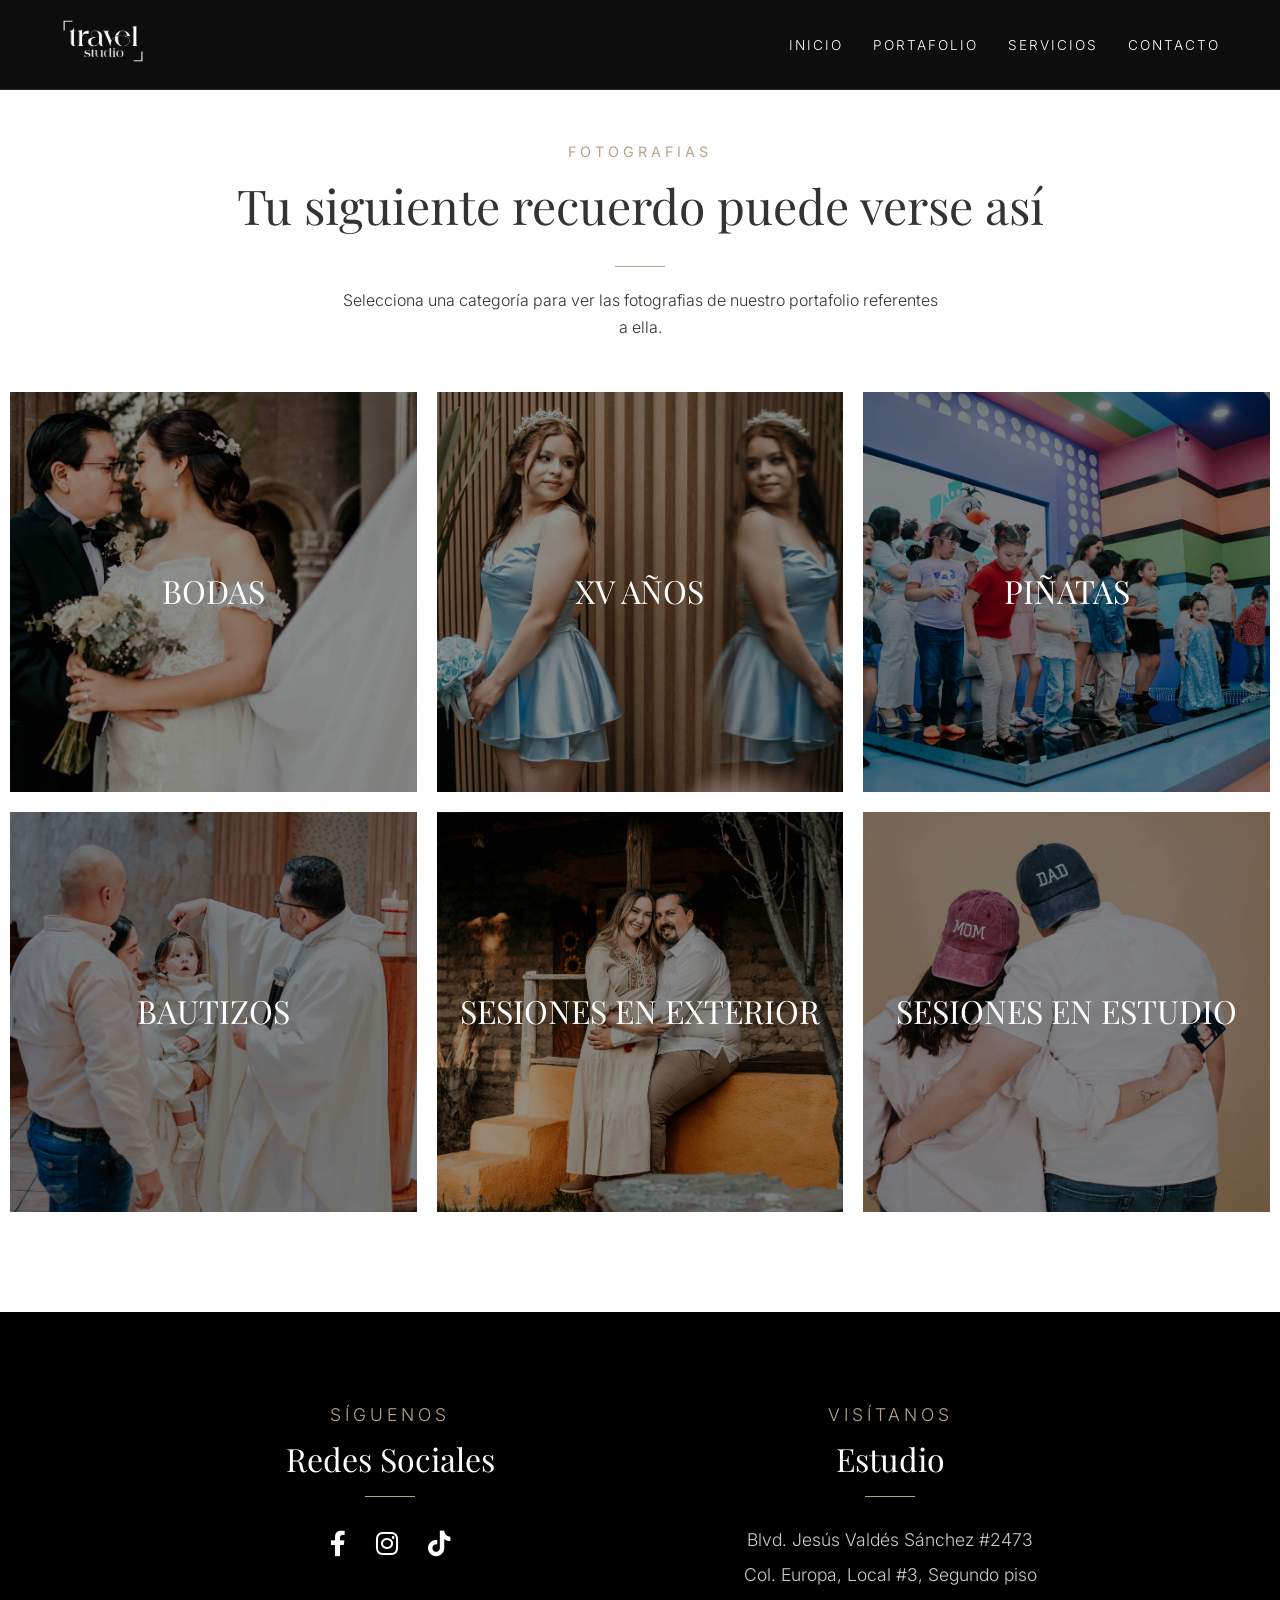
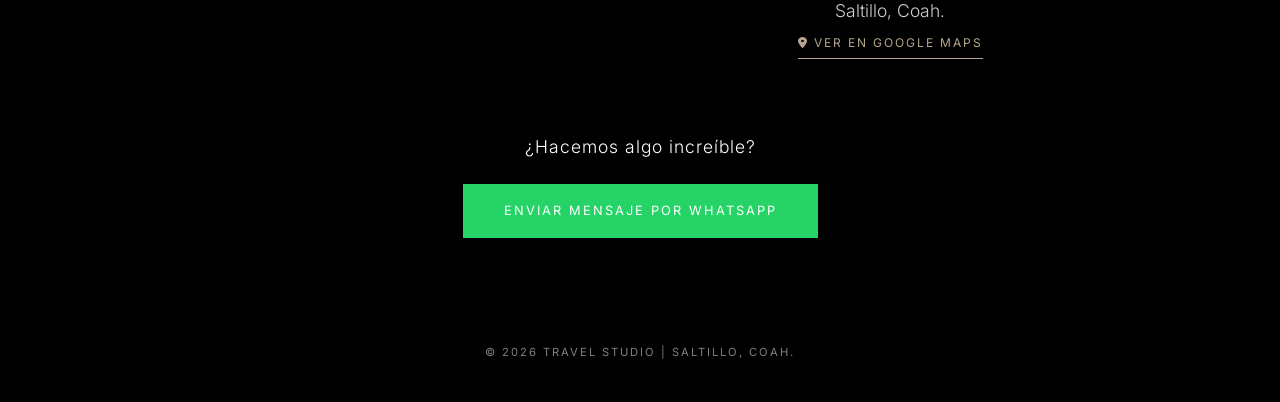
<file: portafolio.html>
<!DOCTYPE html>
<html lang="es">
<head>
  <meta charset="UTF-8">
  <meta name="viewport" content="width=device-width, initial-scale=1.0">
  <title>Portafolio | Travel Studio</title>

  <!-- <link rel="icon" type="image/x-icon" href="favicon.ico"> -->
  <link rel="icon" type="image/svg+xml" href="images/favicon.svg">

  <!-- <link rel="icon" type="image/png" href="images/favicon-32x32.png" sizes="32x32"> -->

  <link rel="stylesheet" href="css/portafolio.css">
  <link rel="stylesheet" href="https://cdnjs.cloudflare.com/ajax/libs/font-awesome/6.0.0/css/all.min.css">
</head>
<body>

  <!-- NAVEGACIÓN PRINCIPAL -->
  <header>
    <nav class="nav">
      <a href="index.html" class="logo-link">
        <img src="images/travel_studio_blanco.png" alt="Travel Studio Logo" class="logo-img">
      </a>
      <button class="menu-toggle" id="mobile-menu">
          <span></span>
          <span></span>
          <span></span>
      </button>

      <ul id="nav-list">
        <li><a href="index.html">Inicio</a></li>
        <li><a href="portafolio.html">Portafolio</a></li>
        <li><a href="servicios.html">Servicios</a></li>
        <li><a href="#contacto">Contacto</a></li>
      </ul>
    </nav>
  </header>

  <!-- PORTAFOLIO -->
  <section class="section_portafolio">

    <p style="text-transform: uppercase; letter-spacing: 4px; font-size: 0.9rem; color: var(--acento);">Fotografias</p>
    <h2>Tu siguiente recuerdo puede verse así</h2>
    <p style="max-width: 600px; margin: -30px auto 50px; font-weight: 300;">
      Selecciona una categoría para ver las fotografias de nuestro portafolio referentes a ella.
    </p>

    <div class="grid-portadas">

        <!-- Portada Bodas -->
        <div class="card-portada" onclick="abrirGaleria('BODAS', 25)">
            <img src="images/portafolio/BODAS/1.jpg" alt="Bodas">
            <div class="info-portada"><h3>Bodas</h3></div>
        </div>

        <!-- Portada XV Años -->
        <div class="card-portada" onclick="abrirGaleria('XV_ANOS', 24)">
            <img src="images/portafolio/XV_ANOS/1.jpg" alt="XV Años">
            <div class="info-portada"><h3>XV Años</h3></div>
        </div>

        <!-- Portada Piñatas -->
        <div class="card-portada" onclick="abrirGaleria('PINATAS', 25)">
            <img src="images/portafolio/PINATAS/1.jpg" alt="Piñatas">
            <div class="info-portada"><h3>Piñatas</h3></div>
        </div>

        <!-- Portada Bautizos -->
        <div class="card-portada" onclick="abrirGaleria('BAUTIZOS', 25)">
            <img src="images/portafolio/BAUTIZOS/1.jpg" alt="Bautizos">
            <div class="info-portada"><h3>Bautizos</h3></div>
        </div>

        <!-- Portada Sesiones en exteriores -->
        <div class="card-portada" onclick="abrirGaleria('SESION_EXTERIOR', 25)">
            <img src="images/portafolio/SESION_EXTERIOR/1.jpg" alt="Sesion en exterior">
            <div class="info-portada"><h3>Sesiones en exterior</h3></div>
        </div>

        <!-- Portada Sesiones en estudio -->
        <div class="card-portada" onclick="abrirGaleria('SESION_ESTUDIO', 25)">
            <img src="images/portafolio/SESION_ESTUDIO/1.jpg" alt="Sesion en estudio">
            <div class="info-portada"><h3>Sesiones en estudio</h3></div>
        </div>

    </div>

    <!-- El carrusel empieza oculto y es uno solo para todos -->
    <div id="carrusel-dinamico" class="contenedor-carrusel" style="display: none;">
        <div class="visor-imagenes"></div>
        <button class="flecha flecha-izq" onclick="cambiarImagen(this, -1)">&#10094;</button>
        <button class="flecha flecha-der" onclick="cambiarImagen(this, 1)">&#10095;</button>
        <button class="btn-cerrar" onclick="cerrarGaleria()">Cerrar Galería</button>
    </div>

  </section>

  <!-- CONTACTO FINAL -->
  <section id="contacto" class="section_contacto dark">
    <div class="contacto-grid">
      
      <!-- Redes Sociales -->
      <div class="contacto-col">
        <p class="mini-title-footer">Síguenos</p>
        <h2 class="titulo-footer">Redes Sociales</h2>
        <div class="social-links">
          <a href="https://facebook.com/travelstudioslw" target="_blank"><i class="fab fa-facebook-f"></i></a>
          <a href="https://instagram.com/travelstudioslw" target="_blank"><i class="fab fa-instagram"></i></a>
          <a href="https://tiktok.com/@travelstudioslw" target="_blank"><i class="fab fa-tiktok"></i></a>
        </div>
      </div>

      <!-- Ubicación -->
      <div class="contacto-col">
        <p class="mini-title-footer">Visítanos</p>
        <h2 class="titulo-footer">Estudio</h2>
        <p class="direccion">
          Blvd. Jesús Valdés Sánchez #2473<br>
          Col. Europa, Local #3, Segundo piso<br>
          Saltillo, Coah.
        </p>
        <a href="https://maps.app.goo.gl/2Ea4SpRbEJm1DTAw6" target="_blank" class="map-link">
          <i class="fas fa-location-dot"></i> Ver en Google Maps
        </a>
      </div>

    </div>

    <!-- Botón de Acción -->
    <div style="margin-top: 50px; padding-bottom: 40px;">
      <p style="margin-bottom: 20px; font-weight: 300; letter-spacing: 1px;">¿Hacemos algo increíble?</p>
      <a href="https://wa.me/8447594966" target="_blank" class="btn btn-whatsapp">
        Enviar mensaje por WhatsApp
      </a>
    </div>
  </section>

  <footer>
    <p>© 2026 Travel Studio | Saltillo, Coah.</p>
  </footer>
  <!-- <section id="contacto" class="section_contacto dark">
    <h2>¿Hacemos algo increíble?</h2>
    <p>Cuéntame sobre tu proyecto y vamos a capturar algo especial juntos.</p>
    <a href="https://wa.me/8447594966" target="_blank" class="btn btn-whatsapp" style="margin-top: 30px;">
      Enviar mensaje por WhatsApp
    </a>
  </section>

  <footer>
    <p>© 2026 Travel Studio | Saltillo, Coah.</p>
  </footer> -->

  <script src="js/portafolio.js"></script>
</body>
</html>
</file>
<file: css/portafolio.css>
/*  */
@import url('https://fonts.googleapis.com/css2?family=Inter:wght@300;400;600&family=Playfair+Display:ital,wght@0,400;0,700;1,400&display=swap');

:root {
    --primario: #000000;
    --secundario: #ffffff;
    --acento: #B5A48B; /* Tono champagne/arena */
    --gris-claro: #f9f9f9;
    --fuente-titulos: 'Playfair Display', serif;
    --fuente-cuerpo: 'Inter', sans-serif;
    --transition: all 0.4s cubic-bezier(0.165, 0.84, 0.44, 1);
}

* {
    margin: 0;
    padding: 0;
    box-sizing: border-box;
}

html {
    scroll-behavior: smooth;
}

body {
    font-family: var(--fuente-cuerpo);
    line-height: 1.7;
    color: #333;
    background-color: var(--secundario);
}

/* NAVEGACIÓN */
header {
    background: rgba(0, 0, 0, 0.95);
    padding: 1rem 0;
    position: sticky;
    top: 0;
    z-index: 1000;
    border-bottom: 1px solid rgba(255,255,255,0.1);
}

.nav {
    display: flex;
    justify-content: space-between;
    align-items: center;
    max-width: 1200px;
    margin: 0 auto;
    padding: 0 20px;
}

.nav ul {
    display: flex;
    list-style: none;
    gap: 30px;
}

.nav a {
    color: #fff;
    text-decoration: none;
    font-size: 0.85rem;
    text-transform: uppercase;
    letter-spacing: 2px;
    font-weight: 300;
    transition: var(--transition);
}

.nav a:hover {
    color: var(--acento);
}

.logo-img {
    height: 50px;
    width: auto;
    filter: brightness(1.2); /* Hace que el blanco resalte más */
}

/* HERO SECTION */
.hero {
    height: 100vh;
    background: linear-gradient(rgba(0,0,0,0.4), rgba(0,0,0,0.4)), 
                url('../images/img1.jpg') center/cover no-repeat;
    display: flex;
    align-items: center;
    justify-content: center;
    color: #fff;
    text-align: center;
}

.hero-text h1 {
    font-family: var(--fuente-titulos);
    font-size: clamp(3rem, 8vw, 5rem); /* Tamaño fluido */
    font-weight: 400;
    margin-bottom: 10px;
    letter-spacing: -1px;
}

.hero-text p {
    font-size: 1.2rem;
    text-transform: uppercase;
    letter-spacing: 5px;
    font-weight: 300;
    margin-bottom: 30px;
    opacity: 0.9;
}

/* BOTONES */
.btn {
    display: inline-block;
    padding: 15px 40px;
    background: transparent;
    color: #fff;
    border: 1px solid #fff;
    text-decoration: none;
    text-transform: uppercase;
    letter-spacing: 2px;
    font-size: 0.8rem;
    transition: var(--transition);
}
.btn2 {
    display: inline-block;
    padding: 15px 40px;
    background: var(--primario);
    color: #fff;
    border: 1px solid #fff;
    text-decoration: none;
    text-transform: uppercase;
    letter-spacing: 2px;
    font-size: 0.8rem;
    transition: var(--transition);
}

.btn:hover {
    background: #fff;
    color: #000;
}

.btn-whatsapp {
    background: #25D366;
    border-color: #25D366;
}

.btn-whatsapp:hover {
    background: #1da851;
    border-color: #1da851;
    color: #fff;
}

/* SECCIONES */
.section {
    padding: 100px 20px;
    max-width: 1200px;
    margin: 0 auto;
    text-align: center;
}

h2 {
    font-family: var(--fuente-titulos);
    font-size: 3rem;
    margin-bottom: 50px;
    position: relative;
    font-weight: 400;
}

h2::after {
    content: "";
    display: block;
    width: 50px;
    height: 1px;
    background: var(--acento);
    margin: 20px auto;
}

/* FILTROS */
.filters {
    margin-bottom: 40px;
}

.filters button {
    background: none;
    border: none;
    padding: 10px 20px;
    cursor: pointer;
    text-transform: uppercase;
    letter-spacing: 2px;
    font-size: 0.75rem;
    color: #888;
    transition: var(--transition);
}

.filters button:hover, .filters button.active {
    color: var(--primario);
    font-weight: 600;
}

/* GALERÍA MASONRY-LIKE */
.gallery {
    display: grid;
    grid-template-columns: repeat(auto-fill, minmax(350px, 1fr));
    gap: 20px;
}

.gallery img {
    width: 100%;
    height: 450px;
    object-fit: cover; /* Recorta la imagen para que llene el espacio sin deformarse */
    filter: grayscale(20%);
    transition: var(--transition);
    cursor: pointer;
}

.gallery img:hover {
    filter: grayscale(0%);
    transform: scale(1.02);
}

/* CARDS DE SERVICIOS */
.cards {
    display: grid;
    grid-template-columns: repeat(auto-fit, minmax(300px, 1fr));
    gap: 30px;
}

.card {
    background: var(--gris-claro);
    padding: 60px 40px;
    transition: var(--transition);
    border: 1px solid transparent;
}

.card:hover {
    background: #fff;
    border-color: var(--acento);
    box-shadow: 0 20px 40px rgba(0,0,0,0.05);
}

.card h3 {
    font-family: var(--fuente-titulos);
    font-size: 1.8rem;
    margin-bottom: 15px;
}

/* SOBRE MÍ */
.dark {
    background: var(--primario);
    color: #fff;
    max-width: 100%;
}

.dark p {
    max-width: 700px;
    margin: 0 auto;
    font-size: 1.1rem;
    font-weight: 300;
    line-height: 2;
}

/* FOOTER */
footer {
    padding: 40px 10px;
    background: #000;
    color: rgba(255,255,255,0.5);
    text-align: center;
    letter-spacing: 2px;
    font-size: 0.7rem;
    text-transform: uppercase;
}

/******************************/
/* ESTILOS SOLO DE PORTAFOLIO */
/******************************/

h3 {
    font-family: var(--fuente-titulos);
    font-size: 2.2rem;
    margin-top: 25px;
    margin-bottom: 25px;
    position: relative;
    font-weight: 400;
}

/* CONTENEDOR PRINCIPAL */
.contenedor-carrusel {
    position: relative; /* Base para las flechas */
    max-width: 1000px;
    margin: 0 auto;
    overflow: hidden;
}

/* Cambia esto en tu CSS */
.visor-imagenes { 
    display: flex;
    justify-content: center;
    align-items: center;
    min-height: 400px;
    background: #000;
}


.carrusel-imagen {
    display: none;
    width: 100%;
    height: 70vh; /* 70% de la altura de la pantalla */
    object-fit: contain; /* Muestra la foto completa sin recortar */
    animation: fadeIn 0.8s ease;
}

.carrusel-imagen.activa {
    display: block;
}

/* ESTILO DE LAS FLECHAS */
.flecha {
    position: absolute;
    top: 50%;
    transform: translateY(-50%);
    background: rgba(255, 255, 255, 0.2);
    color: white;
    border: none;
    padding: 20px 15px;
    cursor: pointer;
    font-size: 2rem;
    transition: var(--transition);
    z-index: 10;
    user-select: none;
}

.flecha:hover {
    background: rgba(255, 255, 255, 0.8);
    color: black;
}

.flecha-izq { left: 0; border-radius: 0 5px 5px 0; }
.flecha-der { right: 0; border-radius: 5px 0 0 5px; }

@keyframes fadeIn {
    from { opacity: 0; }
    to { opacity: 1; }
}

/* Responsive para celulares */
@media (max-width: 768px) {
    .carrusel-imagen { height: 50vh; }
    .flecha { padding: 15px 10px; font-size: 1.5rem; }
}

.section_portafolio {
    padding: 50px 10px;
    max-width: 1800px;
    margin: 0 auto;
    text-align: center;
}

.section_contacto {
    padding: 25px 5px;
    margin: 0 auto;
    text-align: center;
}

.grid-portadas {
    display: grid;
    /* Esto obliga a tener exactamente 3 columnas en pantallas grandes */
    grid-template-columns: repeat(3, 1fr); 
    gap: 20px;
    margin-bottom: 50px;
}

/* Responsive: Para que en tablets se vean 2 y en celulares 1 */
@media (max-width: 992px) {
    .grid-portadas {
        grid-template-columns: repeat(2, 1fr);
    }
}

@media (max-width: 600px) {
    .grid-portadas {
        grid-template-columns: 1fr;
    }
}

.card-portada {
    position: relative;
    height: 400px;
    cursor: pointer;
    overflow: hidden;
}

.card-portada img {
    width: 100%;
    height: 100%;
    object-fit: cover;
    transition: transform 0.5s ease;
}

.card-portada:hover img {
    transform: scale(1.1);
}

.info-portada {
    position: absolute;
    inset: 0;
    background: rgba(0,0,0,0.4);
    display: flex;
    align-items: center;
    justify-content: center;
    color: white;
}

.info-portada h3 {
    font-family: var(--fuente-titulos);
    font-size: 2rem;
    text-transform: uppercase;
}

.btn-cerrar {
    margin-top: 20px;
    background: #000;
    color: #fff;
    padding: 10px 20px;
    border: none;
    cursor: pointer;
}

/* ESTILOS MENU MOVIL */
.menu-toggle {
    display: none; /* Oculto en PC */
    flex-direction: column;
    gap: 5px;
    background: none;
    border: none;
    cursor: pointer;
    z-index: 2000;
}

.menu-toggle span {
    width: 30px;
    height: 2px;
    background-color: white;
    transition: 0.3s;
}

/* --- ESTILOS UNIFICADOS DE CONTACTO Y REDES --- */

.contacto-grid {
    display: grid;
    grid-template-columns: 1fr 1fr;
    gap: 40px;
    max-width: 1000px;
    margin: 0 auto;
    padding: 60px 20px 20px;
}

.mini-title-footer {
    text-transform: uppercase;
    letter-spacing: 4px;
    font-size: 0.75rem;
    color: var(--acento);
    margin-bottom: 10px;
}

.titulo-footer {
    font-size: 2rem !important;
    margin-bottom: 25px !important;
}

.titulo-footer::after {
    margin: 10px auto !important; /* Ajuste para que la línea no sea tan grande */
}

.social-links {
    display: flex;
    justify-content: center;
    gap: 30px;
    margin-top: 10px;
}

.social-links a {
    color: #fff;
    font-size: 1.6rem;
    transition: var(--transition);
}

.social-links a:hover {
    color: var(--acento);
    transform: translateY(-3px);
}

.direccion {
    font-weight: 300;
    font-size: 0.95rem;
    line-height: 1.8;
    margin-bottom: 15px;
    color: rgba(255,255,255,0.8);
}

.map-link {
    color: var(--acento);
    text-decoration: none;
    font-size: 0.75rem;
    text-transform: uppercase;
    letter-spacing: 2px;
    border-bottom: 1px solid var(--acento);
    padding-bottom: 5px;
    transition: var(--transition);
    display: inline-block;
}

.map-link:hover {
    color: #fff;
    border-color: #fff;
}

@media (max-width: 768px) {
    .menu-toggle {
        display: flex; /* Se muestra en móvil */
    }

    .nav ul {
        display: none; /* Se oculta por defecto */
        flex-direction: column;
        position: absolute;
        top: 100%;
        left: 0;
        width: 100%;
        background: rgba(0, 0, 0, 0.95);
        padding: 20px;
        text-align: center;
        gap: 20px !important;
    }

    /* Clase que activaremos con JS */
    .nav ul.active {
        display: flex;
    }
        .contacto-grid {
        grid-template-columns: 1fr; /* Apilados uno sobre otro en móvil */
        gap: 50px;
        padding-top: 40px;
    }
    
    .titulo-footer {
        font-size: 1.8rem !important;
    }
}
/* --- FIX DE OVERFLOW Y RESPONSIVO GENERAL --- */

html, body {
    overflow-x: hidden; /* Corta cualquier cosa que se salga a la derecha */
    width: 100%;
    position: relative;
}

* {
    max-width: 100%; /* Evita que cualquier imagen o caja sea más grande que el cel */
    box-sizing: border-box;
}

/* Ajuste de títulos para celular */
@media (max-width: 768px) {
    h2 {
        font-size: 2.2rem !important; /* Títulos más pequeños en móvil */
        padding: 0 10px;
    }

    .hero-text h1 {
        font-size: 2.8rem !important;
    }

    .section, .section_portafolio, .section_servicios {
        padding: 60px 15px !important; /* Menos espacio arriba/abajo en móvil */
    }

    /* Ajuste de la galería del Index */
    .gallery {
        grid-template-columns: repeat(auto-fill, minmax(280px, 1fr)) !important;
    }
}
</file>
